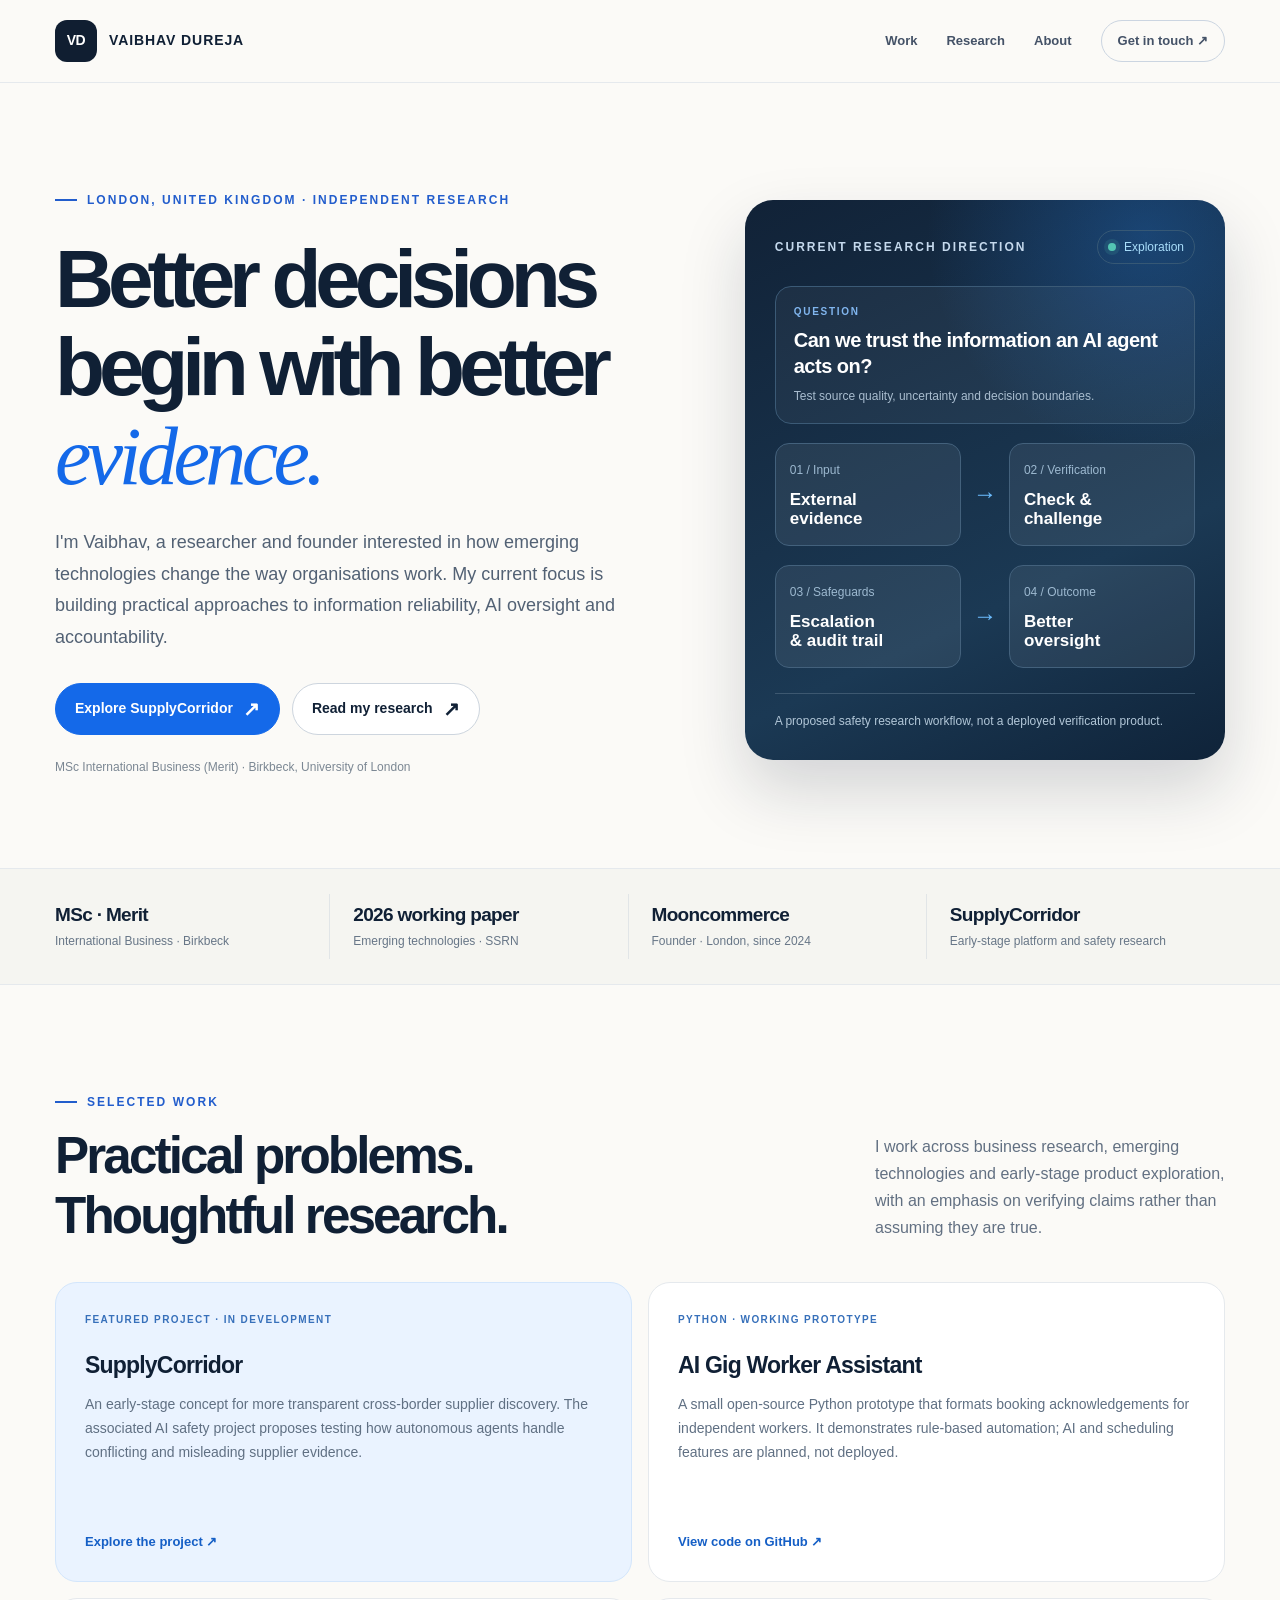
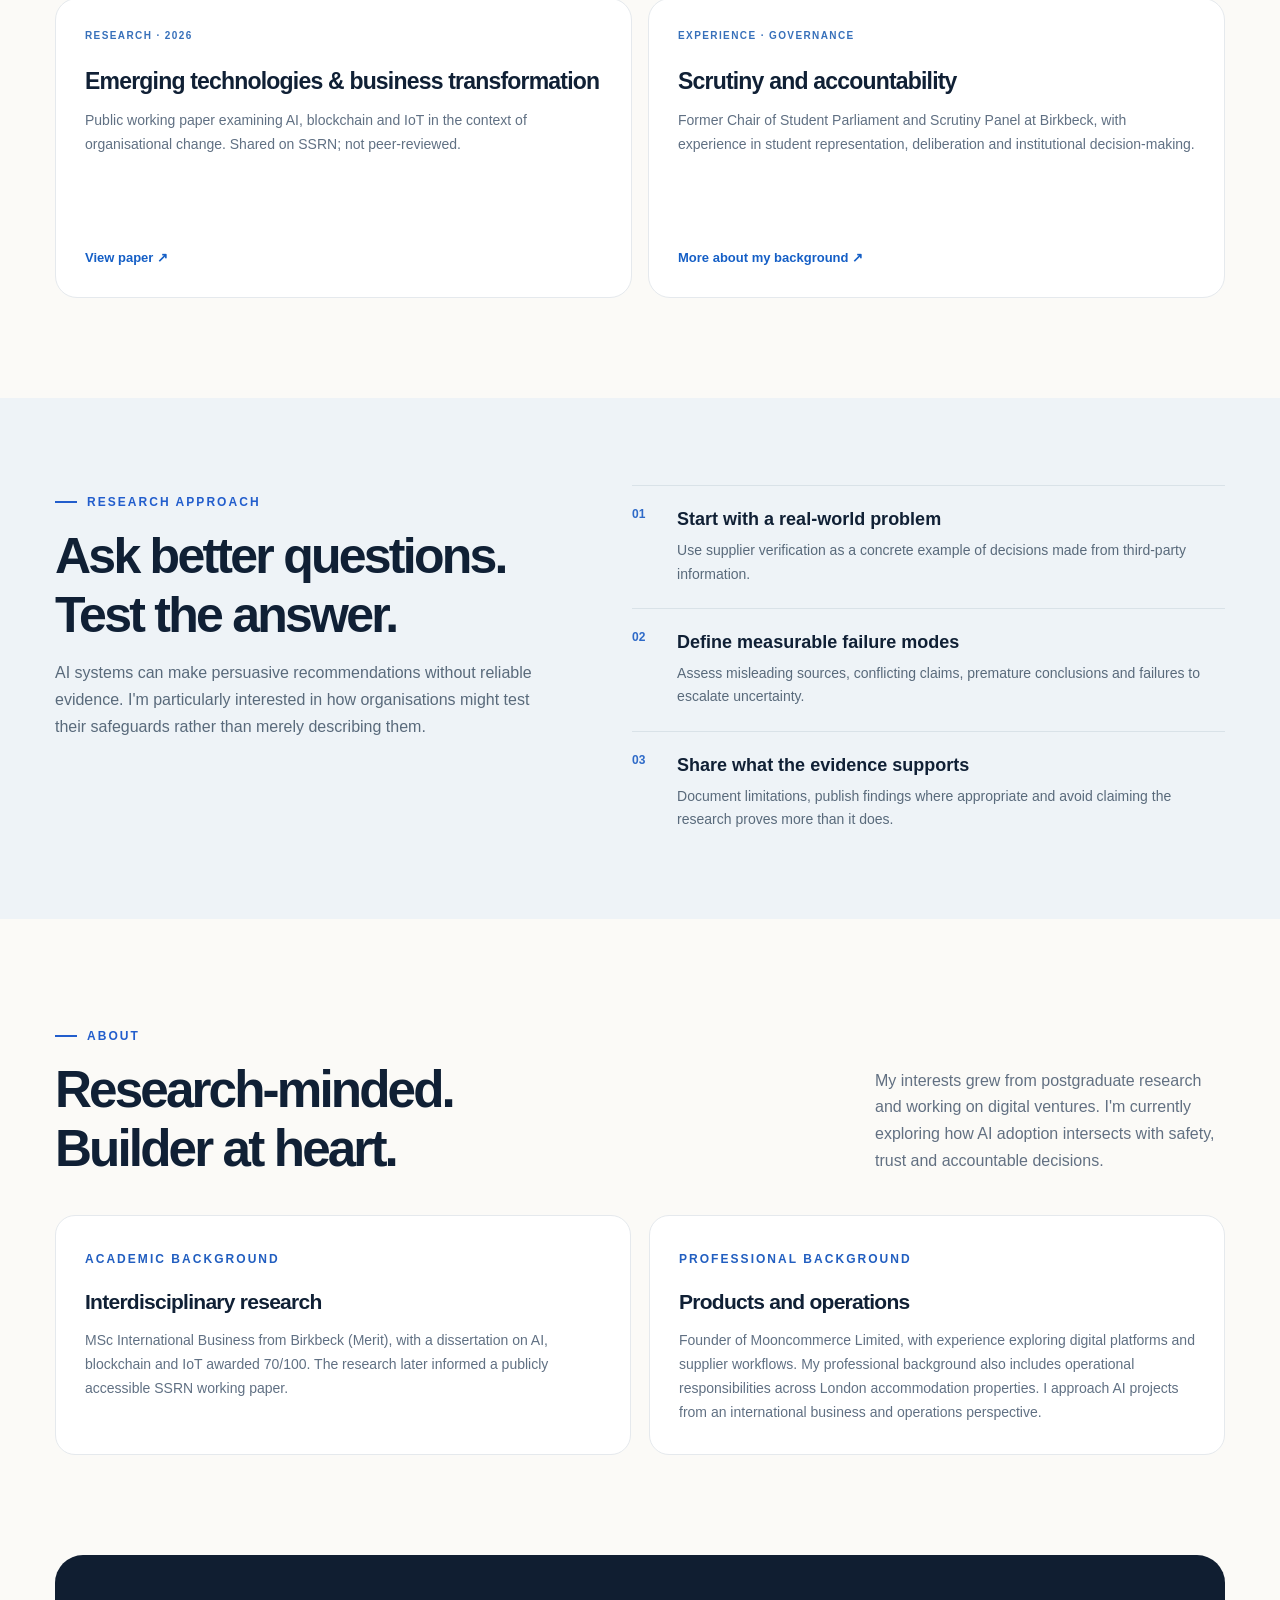
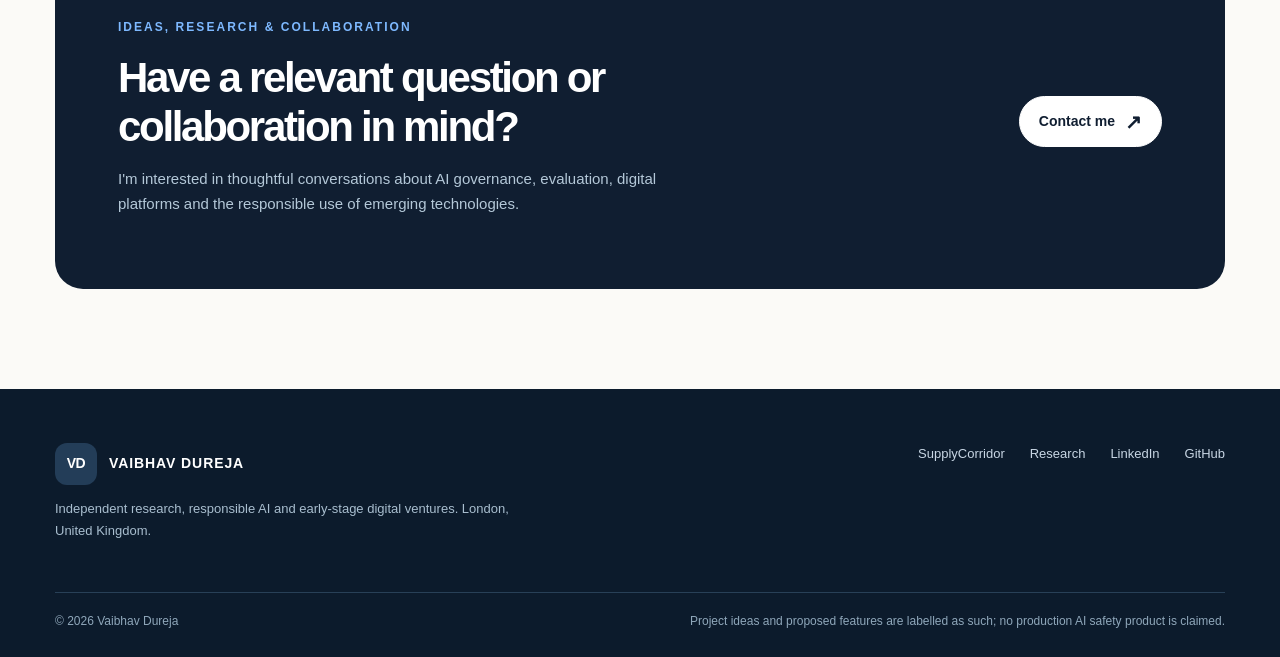
<file: website/index.html>
<!DOCTYPE html>

<html lang="en-GB">
<head>
<meta charset="utf-8"/><meta content="width=device-width,initial-scale=1" name="viewport"/>
<meta content="light" name="color-scheme"/><meta content="#101e31" name="theme-color"/>
<title>Vaibhav Dureja | AI Governance, Research &amp; Digital Ventures</title>
<meta content="Vaibhav Dureja is a London-based international business professional interested in AI governance, digital ventures and practical automation. Explore research, SupplyCorridor and a Python prototype." name="description"/>
<meta content="website" property="og:type"/><meta content="Vaibhav Dureja | Research &amp; Digital Ventures" property="og:title"/><meta content="Research, technology and responsible AI. Explore the SupplyCorridor AI safety research concept." property="og:description"/>
<link href="assets/favicon.svg" rel="icon" type="image/svg+xml"/><link href="assets/style.css" rel="stylesheet"/>
</head>
<body>
<header class="site-header"><div class="wrap nav"><a aria-label="Vaibhav Dureja home" class="brand" href="./"><span class="monogram">VD</span><span>VAIBHAV DUREJA</span></a><nav aria-label="Main navigation" class="site-nav"><a href="#work">Work</a><a href="#research">Research</a><a href="#about">About</a><a class="nav-contact" href="mailto:vaibhavdureja123@gmail.com">Get in touch ↗</a></nav></div></header>
<main>
<section class="hero"><div class="wrap hero-grid">
<div><span class="micro eyebrow">London, United Kingdom · Independent research</span><h1>Better decisions begin with better <em>evidence.</em></h1><p class="lead">I'm Vaibhav, a researcher and founder interested in how emerging technologies change the way organisations work. My current focus is building practical approaches to information reliability, AI oversight and accountability.</p><div class="buttons"><a class="btn btn-primary" href="supplycorridor/">Explore SupplyCorridor <span class="arrow">↗</span></a><a class="btn btn-secondary" href="https://ssrn.com/abstract=6111026" rel="noopener noreferrer" target="_blank">Read my research <span class="arrow">↗</span></a></div><div class="quiet-note">MSc International Business (Merit) · Birkbeck, University of London</div></div>
<div aria-label="Illustration of checking AI recommendations against independent sources and human oversight" class="hero-visual"><div class="visual-head"><span class="micro">Current research direction</span><span class="tiny-pill"><span class="green-dot"></span>Exploration</span></div><div class="signal-box"><div class="micro">Question</div><div class="signal-line">Can we trust the information an AI agent acts on?</div><div class="signal-sub">Test source quality, uncertainty and decision boundaries.</div></div><div class="node-row"><div class="node"><span>01 / Input</span><strong>External<br/>evidence</strong></div><span aria-hidden="true" class="node-arrow">→</span><div class="node"><span>02 / Verification</span><strong>Check &amp;<br/>challenge</strong></div></div><div class="node-row"><div class="node"><span>03 / Safeguards</span><strong>Escalation<br/>&amp; audit trail</strong></div><span aria-hidden="true" class="node-arrow">→</span><div class="node"><span>04 / Outcome</span><strong>Better<br/>oversight</strong></div></div><div class="visual-bottom">A proposed safety research workflow, not a deployed verification product.</div></div>
</div></section>
<div class="facts"><div class="wrap facts-grid"><div class="fact"><strong>MSc · Merit</strong><small>International Business · Birkbeck</small></div><div class="fact"><strong>2026 working paper</strong><small>Emerging technologies · SSRN</small></div><div class="fact"><strong>Mooncommerce</strong><small>Founder · London, since 2024</small></div><div class="fact"><strong>SupplyCorridor</strong><small>Early-stage platform and safety research</small></div></div></div>
<section class="section" id="work"><div class="wrap"><div class="section-head"><div><span class="micro eyebrow">Selected work</span><h2>Practical problems.<br/>Thoughtful research.</h2></div><p>I work across business research, emerging technologies and early-stage product exploration, with an emphasis on verifying claims rather than assuming they are true.</p></div><div class="cards"><article class="feature-card highlight"><div class="tag">Featured project · In development</div><h3>SupplyCorridor</h3><p>An early-stage concept for more transparent cross-border supplier discovery. The associated AI safety project proposes testing how autonomous agents handle conflicting and misleading supplier evidence.</p><a class="link-text" href="supplycorridor/">Explore the project ↗</a></article><article class="feature-card"><div class="tag">Python · Working prototype</div><h3>AI Gig Worker Assistant</h3><p>A small open-source Python prototype that formats booking acknowledgements for independent workers. It demonstrates rule-based automation; AI and scheduling features are planned, not deployed.</p><a class="link-text" href="https://github.com/VaibhavDureja/ai-gig-worker-assistant" rel="noopener noreferrer" target="_blank">View code on GitHub ↗</a></article><article class="feature-card"><div class="tag">Research · 2026</div><h3>Emerging technologies &amp; business transformation</h3><p>Public working paper examining AI, blockchain and IoT in the context of organisational change. Shared on SSRN; not peer-reviewed.</p><a class="link-text" href="https://ssrn.com/abstract=6111026" rel="noopener noreferrer" target="_blank">View paper ↗</a></article><article class="feature-card"><div class="tag">Experience · Governance</div><h3>Scrutiny and accountability</h3><p>Former Chair of Student Parliament and Scrutiny Panel at Birkbeck, with experience in student representation, deliberation and institutional decision-making.</p><a class="link-text" href="#about">More about my background ↗</a></article></div></div></section>
<section class="subtle-band" id="research"><div class="wrap two-col"><div><span class="micro eyebrow">Research approach</span><h2>Ask better questions. Test the answer.</h2><p>AI systems can make persuasive recommendations without reliable evidence. I'm particularly interested in how organisations might test their safeguards rather than merely describing them.</p></div><div class="principles"><div class="principle"><span class="principle-number">01</span><div><strong>Start with a real-world problem</strong><p>Use supplier verification as a concrete example of decisions made from third-party information.</p></div></div><div class="principle"><span class="principle-number">02</span><div><strong>Define measurable failure modes</strong><p>Assess misleading sources, conflicting claims, premature conclusions and failures to escalate uncertainty.</p></div></div><div class="principle"><span class="principle-number">03</span><div><strong>Share what the evidence supports</strong><p>Document limitations, publish findings where appropriate and avoid claiming the research proves more than it does.</p></div></div></div></div></section>
<section class="section" id="about"><div class="wrap"><div class="section-head"><div><span class="micro eyebrow">About</span><h2>Research-minded.<br/>Builder at heart.</h2></div><p>My interests grew from postgraduate research and working on digital ventures. I'm currently exploring how AI adoption intersects with safety, trust and accountable decisions.</p></div><div class="two-card"><div class="info-card"><span class="micro">Academic background</span><h3>Interdisciplinary research</h3><p>MSc International Business from Birkbeck (Merit), with a dissertation on AI, blockchain and IoT awarded 70/100. The research later informed a publicly accessible SSRN working paper.</p></div><div class="info-card"><span class="micro">Professional background</span><h3>Products and operations</h3><p>Founder of Mooncommerce Limited, with experience exploring digital platforms and supplier workflows. My professional background also includes operational responsibilities across London accommodation properties. I approach AI projects from an international business and operations perspective.</p></div></div></div></section>
<section class="section" style="padding-top:0"><div class="wrap"><div class="callout"><div><span class="micro" style="color:#7eb9ff">Ideas, research &amp; collaboration</span><h2>Have a relevant question or collaboration in mind?</h2><p>I'm interested in thoughtful conversations about AI governance, evaluation, digital platforms and the responsible use of emerging technologies.</p></div><a class="btn" href="mailto:vaibhavdureja123@gmail.com">Contact me <span class="arrow">↗</span></a></div></div></section>
</main>
<footer class="footer"><div class="wrap"><div class="footer-grid"><div><a class="brand" href="./"><span class="monogram" style="background:#233d58">VD</span><span>VAIBHAV DUREJA</span></a><p>Independent research, responsible AI and early-stage digital ventures. London, United Kingdom.</p></div><div class="footer-links"><a href="supplycorridor/">SupplyCorridor</a><a href="https://ssrn.com/abstract=6111026" rel="noopener noreferrer" target="_blank">Research</a><a href="https://www.linkedin.com/in/vaibhav-dureja-5b7110123/" rel="noopener noreferrer" target="_blank">LinkedIn</a><a href="https://github.com/VaibhavDureja" rel="noopener noreferrer" target="_blank">GitHub</a></div></div><div class="footer-bottom"><span>© 2026 Vaibhav Dureja</span><span>Project ideas and proposed features are labelled as such; no production AI safety product is claimed.</span></div></div></footer>
</body></html>
</file>
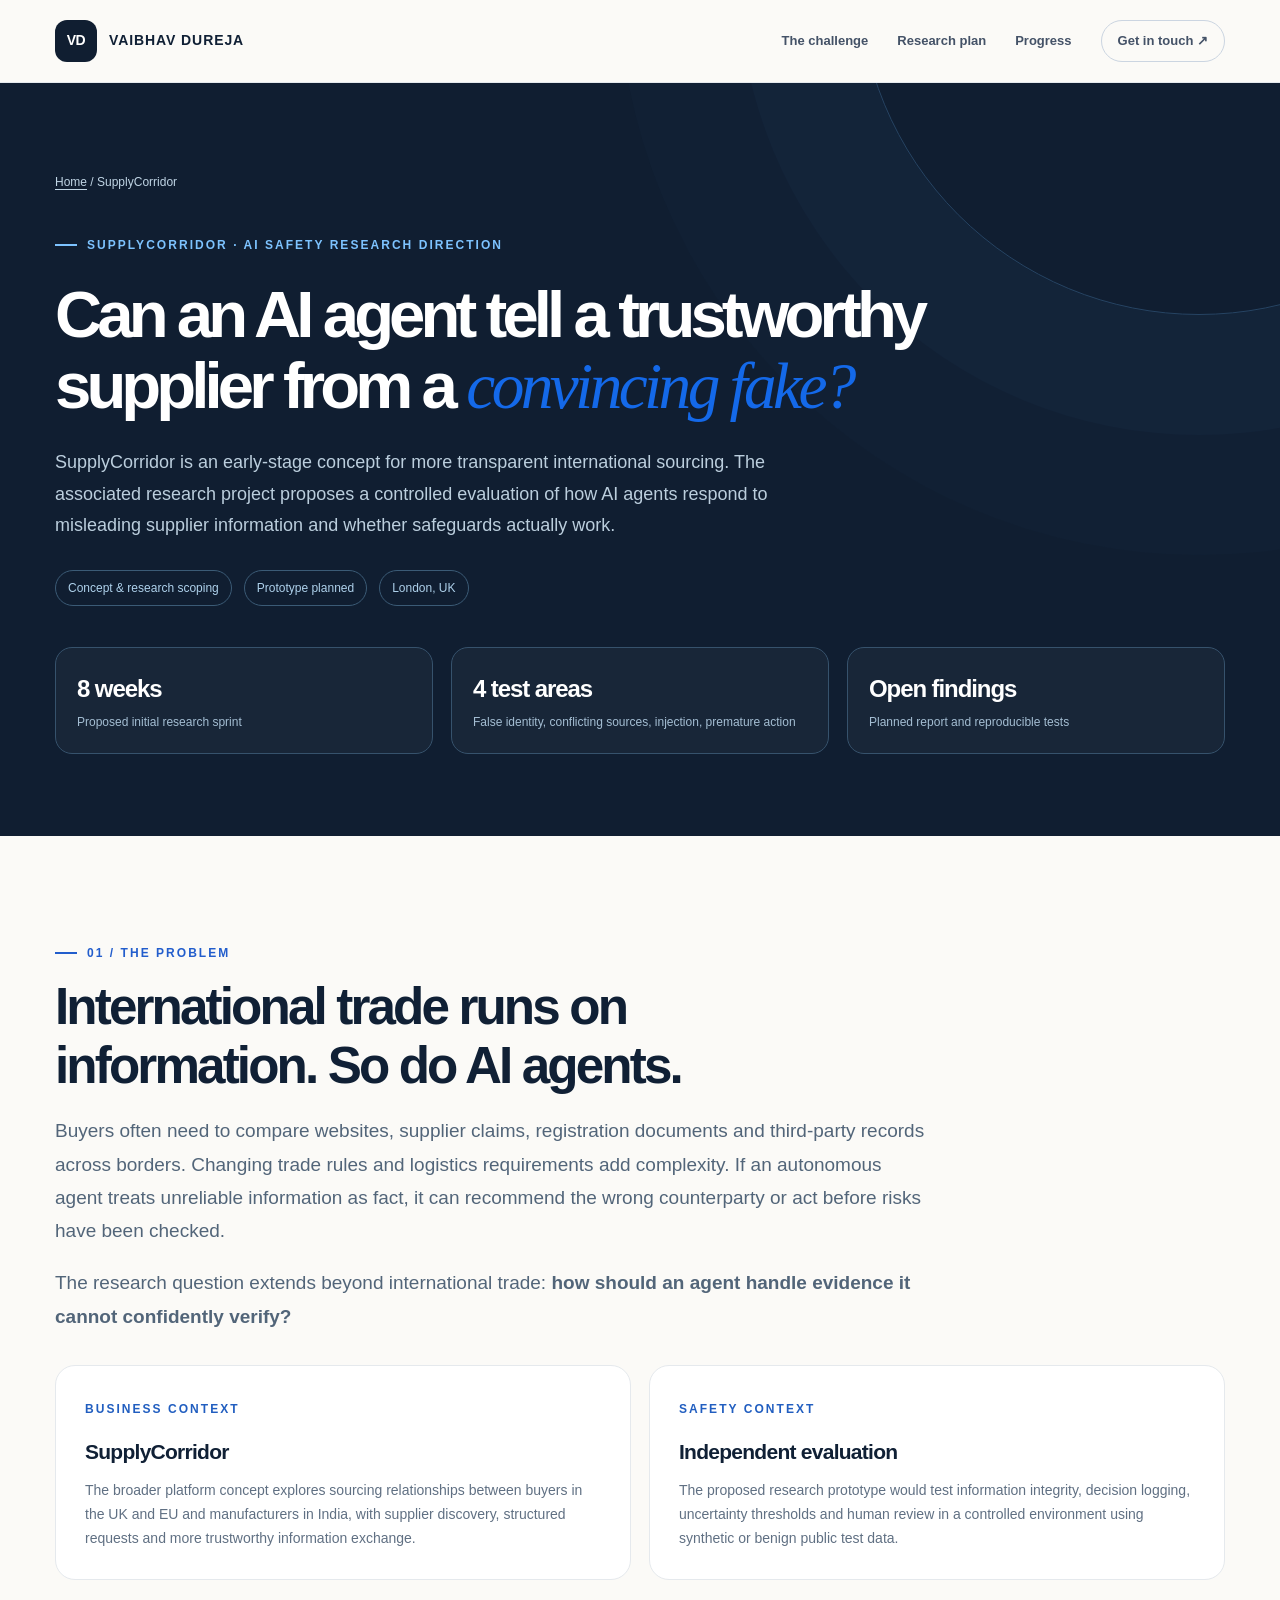
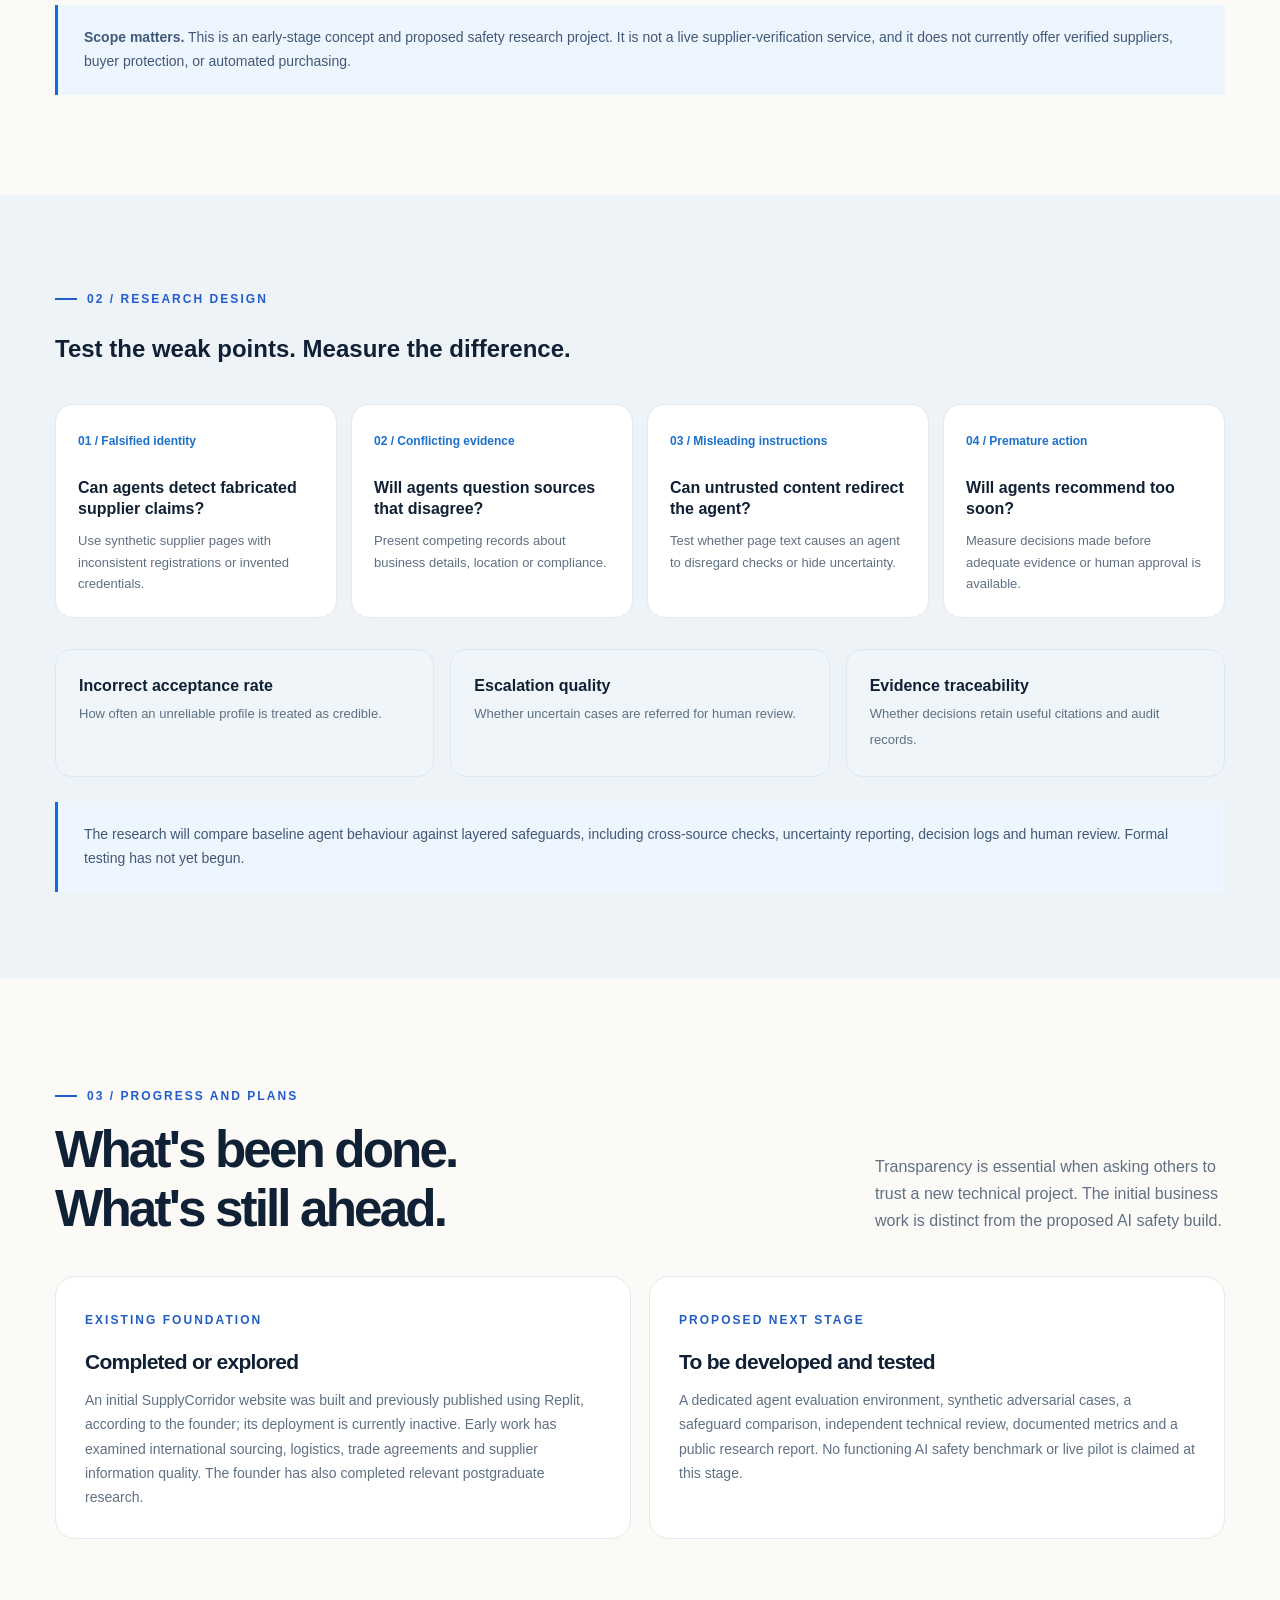
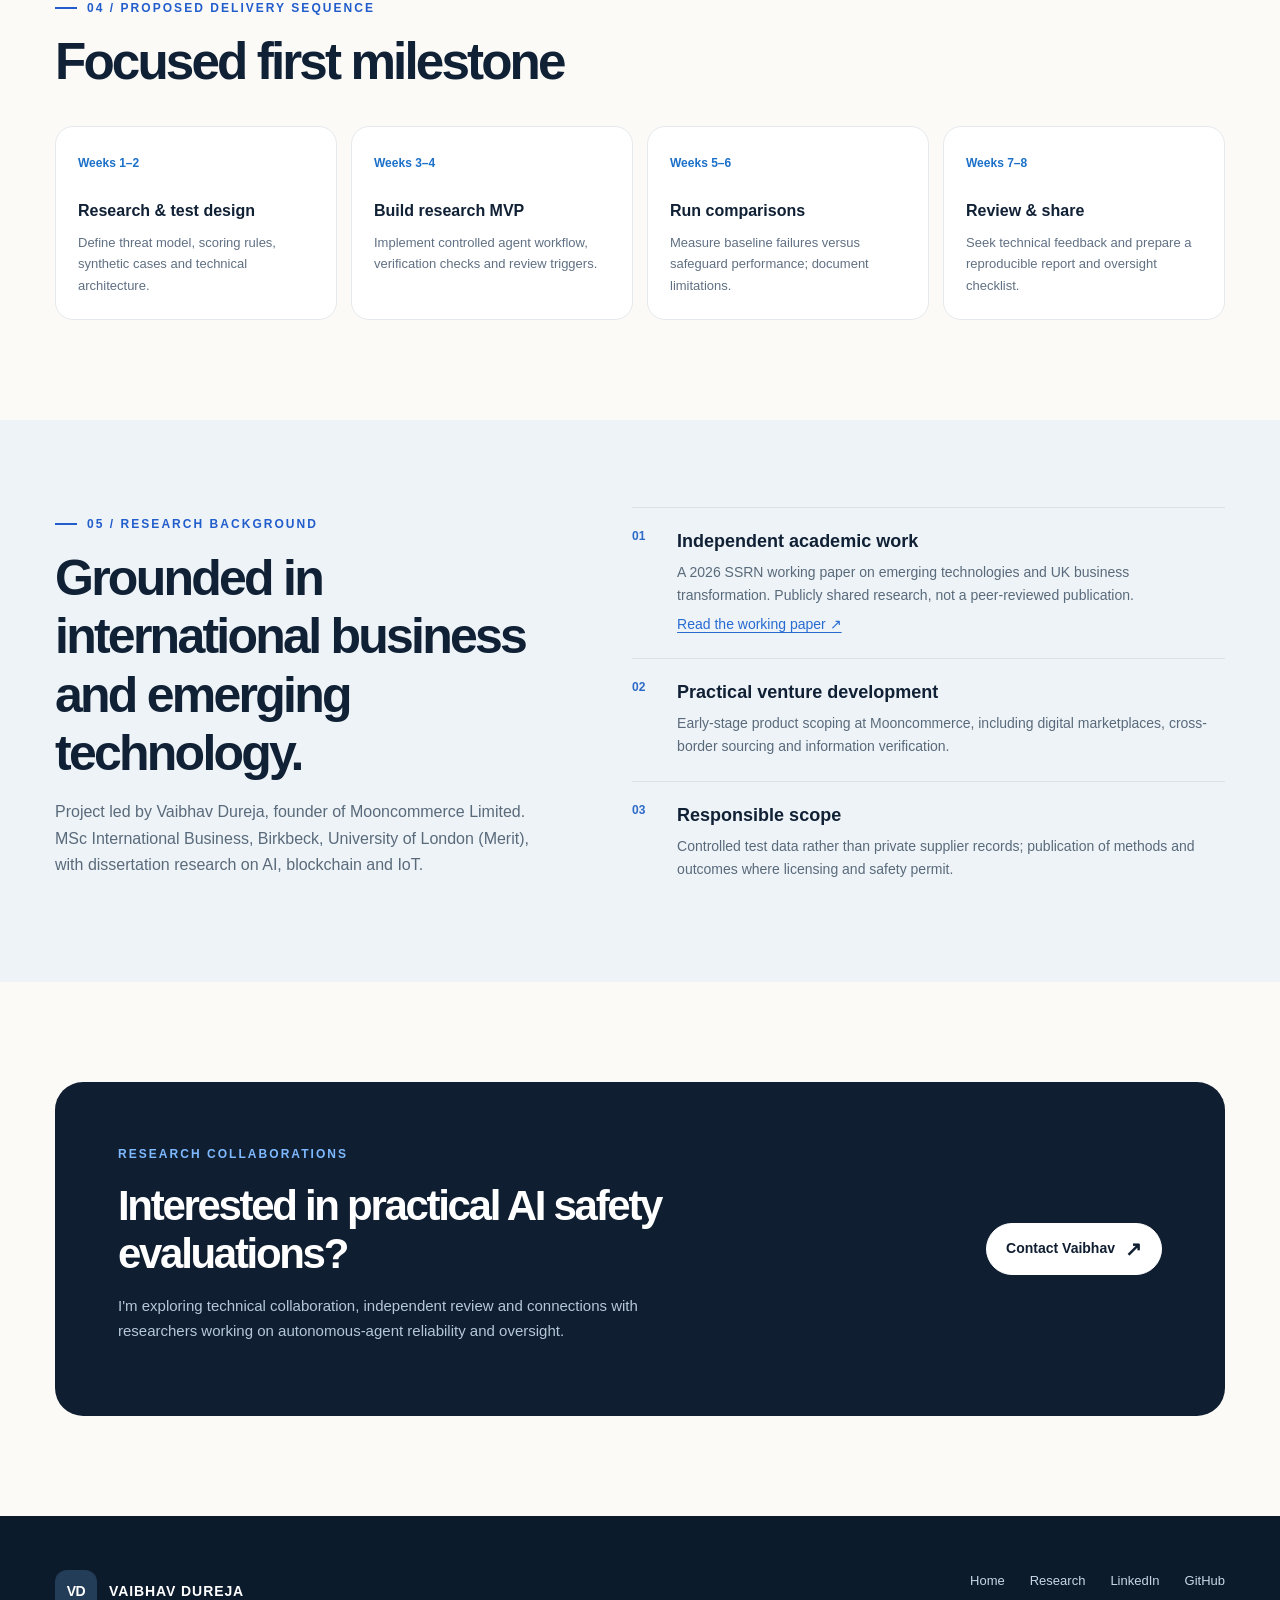
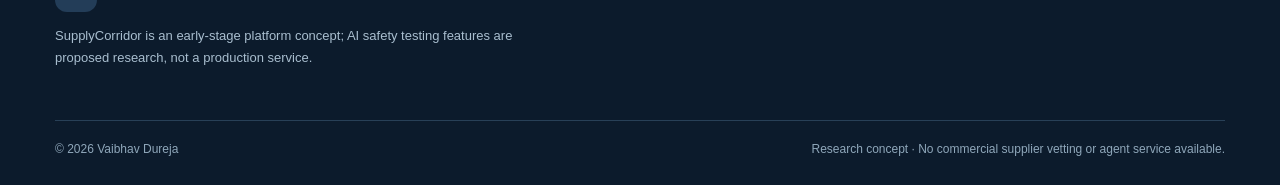
<file: website/supplycorridor/index.html>
<!doctype html>
<html lang="en-GB">
<head>
<meta charset="utf-8"><meta name="viewport" content="width=device-width,initial-scale=1"><meta name="color-scheme" content="light"><meta name="theme-color" content="#101e31">
<title>SupplyCorridor | AI Agent Safety & Supplier Verification</title>
<meta name="description" content="SupplyCorridor is an early-stage international sourcing concept and proposed AI safety research testbed for evaluating unreliable evidence, human oversight and autonomous-agent recommendations.">
<meta property="og:type" content="website"><meta property="og:title" content="SupplyCorridor — AI Agent Safety & Verification"><meta property="og:description" content="A proposed research prototype testing whether AI agents can recognise misleading supplier information and when human oversight is necessary.">
<link rel="icon" href="../assets/favicon.svg" type="image/svg+xml"><link rel="stylesheet" href="../assets/style.css">
</head><body>
<header class="site-header"><div class="wrap nav"><a class="brand" href="../" aria-label="Back to Vaibhav Dureja homepage"><span class="monogram">VD</span><span>VAIBHAV DUREJA</span></a><nav class="site-nav" aria-label="Main navigation"><a href="#challenge">The challenge</a><a href="#research">Research plan</a><a href="#progress">Progress</a><a class="nav-contact" href="mailto:vaibhavdureja123@gmail.com">Get in touch ↗</a></nav></div></header>
<main>
<section class="project-hero"><div class="wrap"><div class="crumb"><a href="../">Home</a> / SupplyCorridor</div><div style="margin-top:36px"><span class="micro eyebrow">SupplyCorridor · AI safety research direction</span></div><h1>Can an AI agent tell a trustworthy supplier from a <em>convincing fake?</em></h1><p>SupplyCorridor is an early-stage concept for more transparent international sourcing. The associated research project proposes a controlled evaluation of how AI agents respond to misleading supplier information and whether safeguards actually work.</p><div class="project-meta"><span class="project-tag">Concept & research scoping</span><span class="project-tag">Prototype planned</span><span class="project-tag">London, UK</span></div><div class="statline"><div class="mini-stat"><strong>8 weeks</strong><small>Proposed initial research sprint</small></div><div class="mini-stat"><strong>4 test areas</strong><small>False identity, conflicting sources, injection, premature action</small></div><div class="mini-stat"><strong>Open findings</strong><small>Planned report and reproducible tests</small></div></div></div></section>
<section class="section" id="challenge"><div class="wrap"><div class="content-block"><span class="micro eyebrow">01 / The problem</span><h2>International trade runs on information. So do AI agents.</h2><p class="section-intro">Buyers often need to compare websites, supplier claims, registration documents and third-party records across borders. Changing trade rules and logistics requirements add complexity. If an autonomous agent treats unreliable information as fact, it can recommend the wrong counterparty or act before risks have been checked.</p><p class="section-intro">The research question extends beyond international trade: <strong>how should an agent handle evidence it cannot confidently verify?</strong></p></div><div class="two-card"><div class="info-card"><span class="micro">Business context</span><h3>SupplyCorridor</h3><p>The broader platform concept explores sourcing relationships between buyers in the UK and EU and manufacturers in India, with supplier discovery, structured requests and more trustworthy information exchange.</p></div><div class="info-card"><span class="micro">Safety context</span><h3>Independent evaluation</h3><p>The proposed research prototype would test information integrity, decision logging, uncertainty thresholds and human review in a controlled environment using synthetic or benign public test data.</p></div></div><div class="notice"><strong>Scope matters.</strong> This is an early-stage concept and proposed safety research project. It is not a live supplier-verification service, and it does not currently offer verified suppliers, buyer protection, or automated purchasing.</div></div></section>
<section class="subtle-band" id="research"><div class="wrap"><span class="micro eyebrow">02 / Research design</span><h2>Test the weak points. Measure the difference.</h2><div class="steps"><div class="step"><span class="number">01 / Falsified identity</span><strong>Can agents detect fabricated supplier claims?</strong><p>Use synthetic supplier pages with inconsistent registrations or invented credentials.</p></div><div class="step"><span class="number">02 / Conflicting evidence</span><strong>Will agents question sources that disagree?</strong><p>Present competing records about business details, location or compliance.</p></div><div class="step"><span class="number">03 / Misleading instructions</span><strong>Can untrusted content redirect the agent?</strong><p>Test whether page text causes an agent to disregard checks or hide uncertainty.</p></div><div class="step"><span class="number">04 / Premature action</span><strong>Will agents recommend too soon?</strong><p>Measure decisions made before adequate evidence or human approval is available.</p></div></div><div class="grid-3"><div class="metric"><strong>Incorrect acceptance rate</strong><span>How often an unreliable profile is treated as credible.</span></div><div class="metric"><strong>Escalation quality</strong><span>Whether uncertain cases are referred for human review.</span></div><div class="metric"><strong>Evidence traceability</strong><span>Whether decisions retain useful citations and audit records.</span></div></div><div class="notice">The research will compare baseline agent behaviour against layered safeguards, including cross-source checks, uncertainty reporting, decision logs and human review. Formal testing has not yet begun.</div></div></section>
<section class="section" id="progress"><div class="wrap"><div class="section-head"><div><span class="micro eyebrow">03 / Progress and plans</span><h2>What's been done.<br>What's still ahead.</h2></div><p>Transparency is essential when asking others to trust a new technical project. The initial business work is distinct from the proposed AI safety build.</p></div><div class="two-card"><div class="info-card"><span class="micro">Existing foundation</span><h3>Completed or explored</h3><p>An initial SupplyCorridor website was built and previously published using Replit, according to the founder; its deployment is currently inactive. Early work has examined international sourcing, logistics, trade agreements and supplier information quality. The founder has also completed relevant postgraduate research.</p></div><div class="info-card"><span class="micro">Proposed next stage</span><h3>To be developed and tested</h3><p>A dedicated agent evaluation environment, synthetic adversarial cases, a safeguard comparison, independent technical review, documented metrics and a public research report. No functioning AI safety benchmark or live pilot is claimed at this stage.</p></div></div><div class="content-block" style="margin-top:52px"><span class="micro eyebrow">04 / Proposed delivery sequence</span><h2>Focused first milestone</h2></div><div class="steps"><div class="step"><span class="number">Weeks 1–2</span><strong>Research & test design</strong><p>Define threat model, scoring rules, synthetic cases and technical architecture.</p></div><div class="step"><span class="number">Weeks 3–4</span><strong>Build research MVP</strong><p>Implement controlled agent workflow, verification checks and review triggers.</p></div><div class="step"><span class="number">Weeks 5–6</span><strong>Run comparisons</strong><p>Measure baseline failures versus safeguard performance; document limitations.</p></div><div class="step"><span class="number">Weeks 7–8</span><strong>Review & share</strong><p>Seek technical feedback and prepare a reproducible report and oversight checklist.</p></div></div></div></section>
<section class="subtle-band"><div class="wrap two-col"><div><span class="micro eyebrow">05 / Research background</span><h2>Grounded in international business and emerging technology.</h2><p>Project led by Vaibhav Dureja, founder of Mooncommerce Limited. MSc International Business, Birkbeck, University of London (Merit), with dissertation research on AI, blockchain and IoT.</p></div><div><div class="principles"><div class="principle"><span class="principle-number">01</span><div><strong>Independent academic work</strong><p>A 2026 SSRN working paper on emerging technologies and UK business transformation. Publicly shared research, not a peer-reviewed publication.</p><p><a class="thin-link" href="https://ssrn.com/abstract=6111026" target="_blank" rel="noopener noreferrer">Read the working paper ↗</a></p></div></div><div class="principle"><span class="principle-number">02</span><div><strong>Practical venture development</strong><p>Early-stage product scoping at Mooncommerce, including digital marketplaces, cross-border sourcing and information verification.</p></div></div><div class="principle"><span class="principle-number">03</span><div><strong>Responsible scope</strong><p>Controlled test data rather than private supplier records; publication of methods and outcomes where licensing and safety permit.</p></div></div></div></div></div></section>
<section class="section"><div class="wrap"><div class="callout"><div><span class="micro" style="color:#7eb9ff">Research collaborations</span><h2>Interested in practical AI safety evaluations?</h2><p>I'm exploring technical collaboration, independent review and connections with researchers working on autonomous-agent reliability and oversight.</p></div><a class="btn" href="mailto:vaibhavdureja123@gmail.com?subject=SupplyCorridor%20research%20collaboration">Contact Vaibhav <span class="arrow">↗</span></a></div></div></section>
</main>
<footer class="footer"><div class="wrap"><div class="footer-grid"><div><a class="brand" href="../"><span class="monogram" style="background:#233d58">VD</span><span>VAIBHAV DUREJA</span></a><p>SupplyCorridor is an early-stage platform concept; AI safety testing features are proposed research, not a production service.</p></div><div class="footer-links"><a href="../">Home</a><a href="https://ssrn.com/abstract=6111026" target="_blank" rel="noopener noreferrer">Research</a><a href="https://www.linkedin.com/in/vaibhav-dureja-5b7110123/" target="_blank" rel="noopener noreferrer">LinkedIn</a><a href="https://github.com/VaibhavDureja" target="_blank" rel="noopener noreferrer">GitHub</a></div></div><div class="footer-bottom"><span>© 2026 Vaibhav Dureja</span><span>Research concept · No commercial supplier vetting or agent service available.</span></div></div></footer>
</body></html>
</file>
<file: website/assets/style.css>
:root{--ink:#102035;--dark:#101e31;--dark2:#172c43;--cream:#fbfaf7;--muted:#627082;--line:#e5e9ed;--blue:#1469e9;--sky:#dbeafe;--teal:#1ba9a0;--radius:22px;--serif:Georgia,'Times New Roman',serif}
*{box-sizing:border-box}html{scroll-behavior:smooth}body{margin:0;background:var(--cream);color:var(--ink);font:16px/1.67 -apple-system,BlinkMacSystemFont,'Segoe UI',Inter,Arial,sans-serif;-webkit-font-smoothing:antialiased}a{color:inherit;text-decoration:none}button{font:inherit}a:focus-visible{outline:3px solid #5698ff;outline-offset:4px;border-radius:3px}.wrap{width:min(1170px,calc(100% - 48px));margin-inline:auto}.micro{font-size:12px;letter-spacing:.17em;text-transform:uppercase;font-weight:750}.eyebrow{display:inline-flex;align-items:center;gap:10px;color:#225dcc}.eyebrow:before{content:"";width:22px;height:2px;background:currentColor}.site-header{position:relative;z-index:4;background:rgba(251,250,247,.97);border-bottom:1px solid var(--line)}.nav{min-height:82px;display:flex;align-items:center;justify-content:space-between;gap:20px}.brand{display:inline-flex;gap:12px;align-items:center;font-size:14px;font-weight:850;letter-spacing:.065em}.monogram{width:42px;height:42px;border-radius:12px;display:grid;place-items:center;background:var(--dark);color:white;font-weight:850;letter-spacing:-.04em}.site-nav{display:flex;align-items:center;gap:29px;font-size:13px;font-weight:650;color:#445267}.site-nav a:hover,.link-text:hover{color:var(--blue)}.nav-contact{border:1px solid #cbd5e1;border-radius:99px;padding:9px 16px}.nav-contact:hover{border-color:var(--blue)}.hero{padding:100px 0 91px}.hero-grid{display:grid;grid-template-columns:1.13fr .87fr;gap:66px;align-items:center}.hero h1,.project-hero h1{font-size:clamp(48px,6.4vw,87px);line-height:1.08;font-weight:720;letter-spacing:-.075em;margin:25px 0 26px}.hero h1 em,.project-hero h1 em{font-family:var(--serif);font-weight:400;letter-spacing:-.055em;color:var(--blue);font-style:italic}.lead{font-size:18px;line-height:1.75;max-width:590px;color:#526174;margin:0 0 28px}.buttons{display:flex;gap:12px;flex-wrap:wrap;margin-top:30px}.btn{display:inline-flex;align-items:center;justify-content:center;gap:10px;font-size:14px;font-weight:720;padding:13px 19px;border-radius:99px;border:1px solid #cdd5de;transition:transform .2s,background .2s,color .2s}.btn:hover{transform:translateY(-2px)}.btn-primary{background:var(--blue);color:#fff;border-color:var(--blue)}.btn-primary:hover{background:#0755cd}.btn-secondary{background:#fff}.arrow{font-size:20px;line-height:1}.quiet-note{margin-top:22px;font-size:12px;color:#7b8793}.hero-visual{background:linear-gradient(155deg,#112237,#1b3954 67%,#0f2339);color:#fff;border-radius:28px;padding:30px;min-height:454px;position:relative;overflow:hidden;box-shadow:0 30px 65px rgba(16,32,53,.17)}.hero-visual:before{content:"";position:absolute;width:460px;height:460px;border-radius:50%;background:radial-gradient(circle,rgba(37,126,227,.3),transparent 67%);top:-195px;right:-150px}.visual-head{position:relative;display:flex;align-items:center;justify-content:space-between;font-size:12px;color:#c5d9ed}.tiny-pill{border:1px solid #365875;border-radius:99px;padding:6px 10px;color:#a9defb}.signal-box{position:relative;border:1px solid #3b5a76;background:rgba(255,255,255,.045);border-radius:16px;padding:17px 18px;margin-top:22px}.signal-box .micro{font-size:10px;color:#81b6ef}.signal-line{font-weight:700;font-size:20px;letter-spacing:-.025em;line-height:1.3;margin-top:6px}.signal-sub{font-size:12px;color:#a9bdcf;margin-top:7px}.node-row{display:grid;grid-template-columns:1fr auto 1fr;gap:12px;align-items:center;margin-top:19px}.node{min-height:103px;border-radius:14px;background:rgba(255,255,255,.07);border:1px solid #43617c;padding:16px 14px;display:flex;flex-direction:column;justify-content:space-between}.node span{font-size:12px;color:#9db9d0}.node strong{font-size:17px;line-height:1.15}.node-arrow{color:#6cbdff;font-size:24px}.green-dot{height:8px;width:8px;display:inline-block;background:#53c5b3;box-shadow:0 0 0 4px rgba(83,197,179,.13);border-radius:50%;margin-right:8px}.visual-bottom{position:relative;border-top:1px solid #3d5870;margin-top:25px;padding-top:18px;color:#b2c7d8;font-size:12px;line-height:1.5}.facts{border-top:1px solid var(--line);border-bottom:1px solid var(--line);padding:25px 0;background:#f5f5f1}.facts-grid{display:grid;grid-template-columns:repeat(4,1fr);gap:23px}.fact{border-right:1px solid #e1e5e7;padding:8px 15px 8px 0}.fact:last-child{border-right:0}.fact strong{display:block;font-size:19px;font-weight:780;letter-spacing:-.035em;line-height:1.4}.fact small{display:block;color:#677687;margin-top:3px;font-size:12px}.section{padding:100px 0}.section-head{display:flex;justify-content:space-between;align-items:end;gap:30px;margin-bottom:37px}.section h2,.section-head h2{font-size:clamp(35px,4vw,52px);line-height:1.16;letter-spacing:-.056em;margin:14px 0 0;font-weight:750;max-width:710px}.section-head p{color:var(--muted);max-width:350px;margin-bottom:4px}.cards{display:grid;grid-template-columns:repeat(2,minmax(0,1fr));gap:16px}.feature-card{background:#fff;border:1px solid var(--line);border-radius:var(--radius);padding:29px;min-height:300px;display:flex;flex-direction:column;align-items:flex-start}.feature-card.highlight{background:#eaf3ff;border-color:#d3e6fc}.feature-card .tag{color:#3770ba;text-transform:uppercase;letter-spacing:.14em;font-size:10px;font-weight:750}.feature-card h3{font-size:23px;letter-spacing:-.035em;line-height:1.2;margin:23px 0 12px}.feature-card p{font-size:14px;color:#607083;line-height:1.72;margin:0 0 15px}.feature-card .link-text{margin-top:auto;color:#155fc6;font-weight:750;font-size:13px}.subtle-band{background:#eef3f7;padding:87px 0}.two-col{display:grid;grid-template-columns:.9fr 1.1fr;gap:92px;align-items:start}.two-col h2{font-size:clamp(34px,4vw,50px);letter-spacing:-.055em;line-height:1.17;margin:15px 0}.two-col p{color:#596a7b}.principles{display:grid;gap:22px}.principle{border-top:1px solid #d9e2e8;padding-top:18px;display:grid;grid-template-columns:28px 1fr;gap:17px}.principle-number{font-size:12px;color:#2e6ac8;font-weight:780}.principle strong{display:block;font-size:18px}.principle p{font-size:14px;margin:5px 0 0}.callout{background:var(--dark);color:white;border-radius:28px;padding:58px 63px;display:grid;grid-template-columns:1fr auto;gap:30px;align-items:center}.callout h2{font-size:42px;line-height:1.15;letter-spacing:-.055em;margin:15px 0}.callout p{font-size:15px;color:#b4c8d8;max-width:540px}.callout .btn{background:#fff;color:var(--dark);border-color:#fff}.footer{background:#0c1b2c;color:#fff;padding:54px 0 26px}.footer-grid{display:flex;justify-content:space-between;gap:30px;align-items:start}.footer p{font-size:13px;color:#a9becf;max-width:460px}.footer-links{display:flex;gap:25px;font-size:13px;color:#c8d6e4;flex-wrap:wrap}.footer-bottom{border-top:1px solid #284057;margin-top:38px;padding-top:18px;font-size:12px;color:#8fa7ba;display:flex;gap:30px;justify-content:space-between}.project-hero{background:#101e31;color:#fff;padding:89px 0 82px;overflow:hidden;position:relative}.project-hero:after{content:"";width:680px;height:680px;position:absolute;border:1px solid #264463;border-radius:50%;top:-450px;right:-260px;box-shadow:0 0 0 120px rgba(38,68,99,.11),0 0 0 240px rgba(38,68,99,.06);pointer-events:none}.project-hero .wrap{position:relative;z-index:1}.project-hero .eyebrow{color:#7dc3ff}.project-hero h1{font-size:clamp(43px,5.1vw,73px);max-width:1050px}.project-hero p{color:#bbcedd;font-size:18px;line-height:1.75;max-width:800px}.project-meta{margin-top:28px;display:flex;align-items:center;gap:12px;flex-wrap:wrap}.project-tag{padding:7px 12px;border-radius:100px;border:1px solid #3b5b76;color:#aed1eb;font-size:12px}.project-tags{display:flex;flex-wrap:wrap;gap:8px}.statline{display:grid;grid-template-columns:repeat(3,1fr);gap:18px;margin-top:41px}.mini-stat{border:1px solid #36526c;border-radius:17px;padding:21px;background:rgba(255,255,255,.035)}.mini-stat strong{display:block;font-size:24px;letter-spacing:-.045em}.mini-stat small{display:block;color:#a4bed3;font-size:12px;margin-top:3px}.content-block{max-width:870px}.content-block .section-intro{font-size:19px;color:#526579;line-height:1.75}.two-card{display:grid;grid-template-columns:1fr 1fr;gap:18px;margin-top:32px}.info-card{padding:29px;border:1px solid var(--line);border-radius:20px;background:#fff}.info-card h3{font-size:21px;letter-spacing:-.035em;margin:12px 0 9px}.info-card p{font-size:14px;color:#607083;line-height:1.72;margin:0}.info-card .micro{color:#215ec0}.steps{display:grid;grid-template-columns:repeat(4,1fr);gap:14px;margin-top:35px}.step{background:white;border-radius:18px;border:1px solid var(--line);padding:22px}.step .number{font-size:12px;font-weight:800;color:#1b70c9}.step strong{display:block;line-height:1.3;font-size:16px;margin:25px 0 10px}.step p{color:#607083;font-size:13px;margin:0}.grid-3{display:grid;grid-template-columns:repeat(3,1fr);gap:16px;margin-top:31px}.metric{padding:23px;background:#f0f5fa;border:1px solid #dee8f2;border-radius:16px}.metric strong{display:block;font-size:16px}.metric span{font-size:13px;color:#5d7182}.notice{padding:21px 26px;border-left:3px solid var(--blue);background:#edf5ff;color:#405975;font-size:14px;line-height:1.7;margin-top:25px}.crumb{color:#c0d5e5;font-size:12px}.crumb a{text-decoration:underline;text-underline-offset:3px}.thin-link{text-decoration:underline;text-underline-offset:3px;color:#276bd1}.divider-top{border-top:1px solid var(--line)}
@media(max-width:980px){.hero-grid{gap:36px}.cards{grid-template-columns:1fr 1fr}.feature-card.highlight{grid-column:auto}.two-col{gap:45px}.hero-visual{min-height:420px}.steps{grid-template-columns:repeat(2,1fr)}}
@media(max-width:700px){.wrap{width:min(100% - 32px,1170px)}.nav{min-height:74px}.site-nav{gap:12px}.site-nav a:not(.nav-contact){display:none}.brand{font-size:12px}.hero{padding:56px 0 63px}.hero-grid{grid-template-columns:1fr;gap:36px}.hero h1{font-size:clamp(45px,12vw,66px)}.hero-visual{min-height:390px;padding:23px}.lead{font-size:16px}.facts-grid{grid-template-columns:1fr 1fr}.fact:nth-child(2){border:0}.facts{padding:12px 0}.fact{padding:11px 0}.section{padding:65px 0}.section-head{display:block}.section-head p{max-width:100%}.cards{grid-template-columns:1fr}.feature-card.highlight{grid-column:auto}.feature-card{min-height:245px}.two-col{grid-template-columns:1fr;gap:29px}.subtle-band{padding:65px 0}.callout{padding:36px 27px;display:block}.callout h2{font-size:34px}.callout .btn{margin-top:12px}.footer-grid,.footer-bottom{display:block}.footer-links{margin-top:22px}.footer-bottom span{display:block;margin:9px 0}.project-hero{padding:55px 0 60px}.project-hero h1{font-size:clamp(40px,10vw,60px)}.project-hero p{font-size:16px}.statline,.two-card,.grid-3{grid-template-columns:1fr}.statline{gap:10px}.steps{grid-template-columns:1fr}.steps .step strong{margin-top:10px}.two-card{gap:12px}}
@media(prefers-reduced-motion:reduce){html{scroll-behavior:auto}.btn{transition:none}}
</file>
